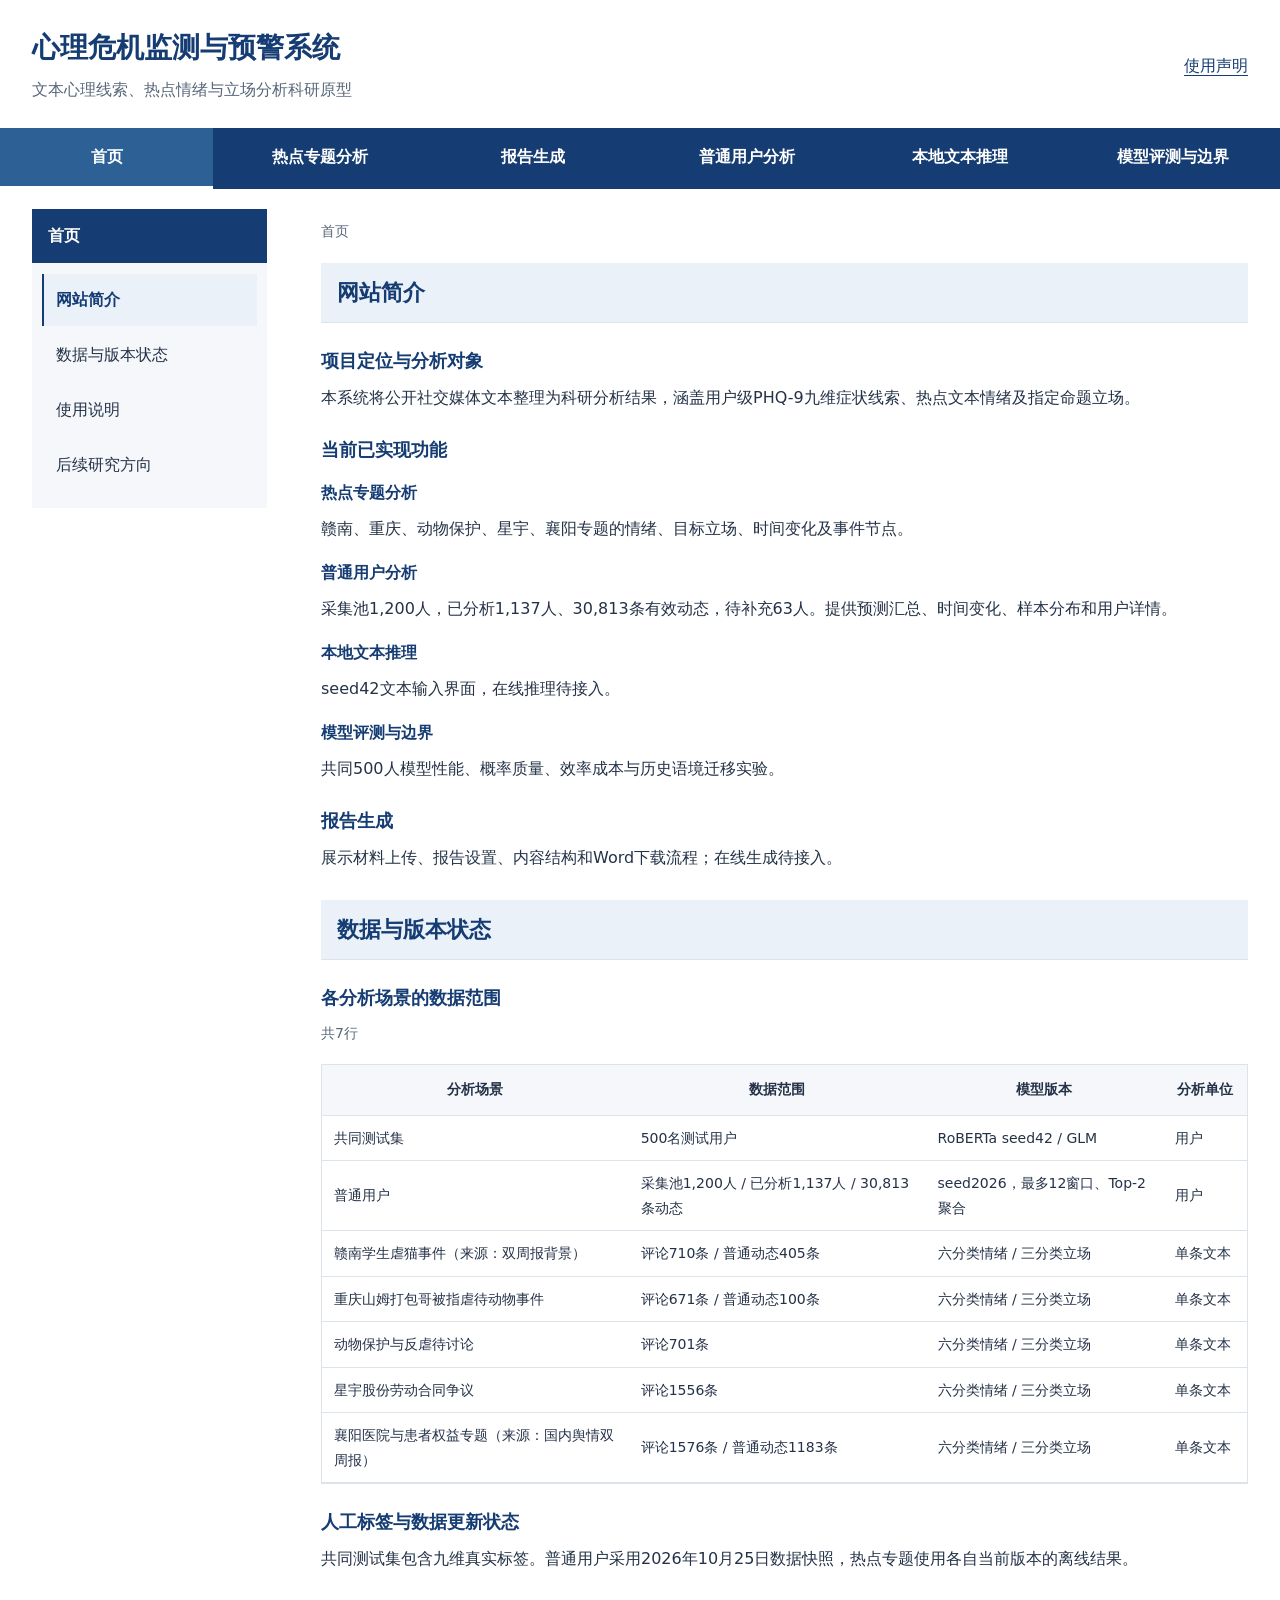
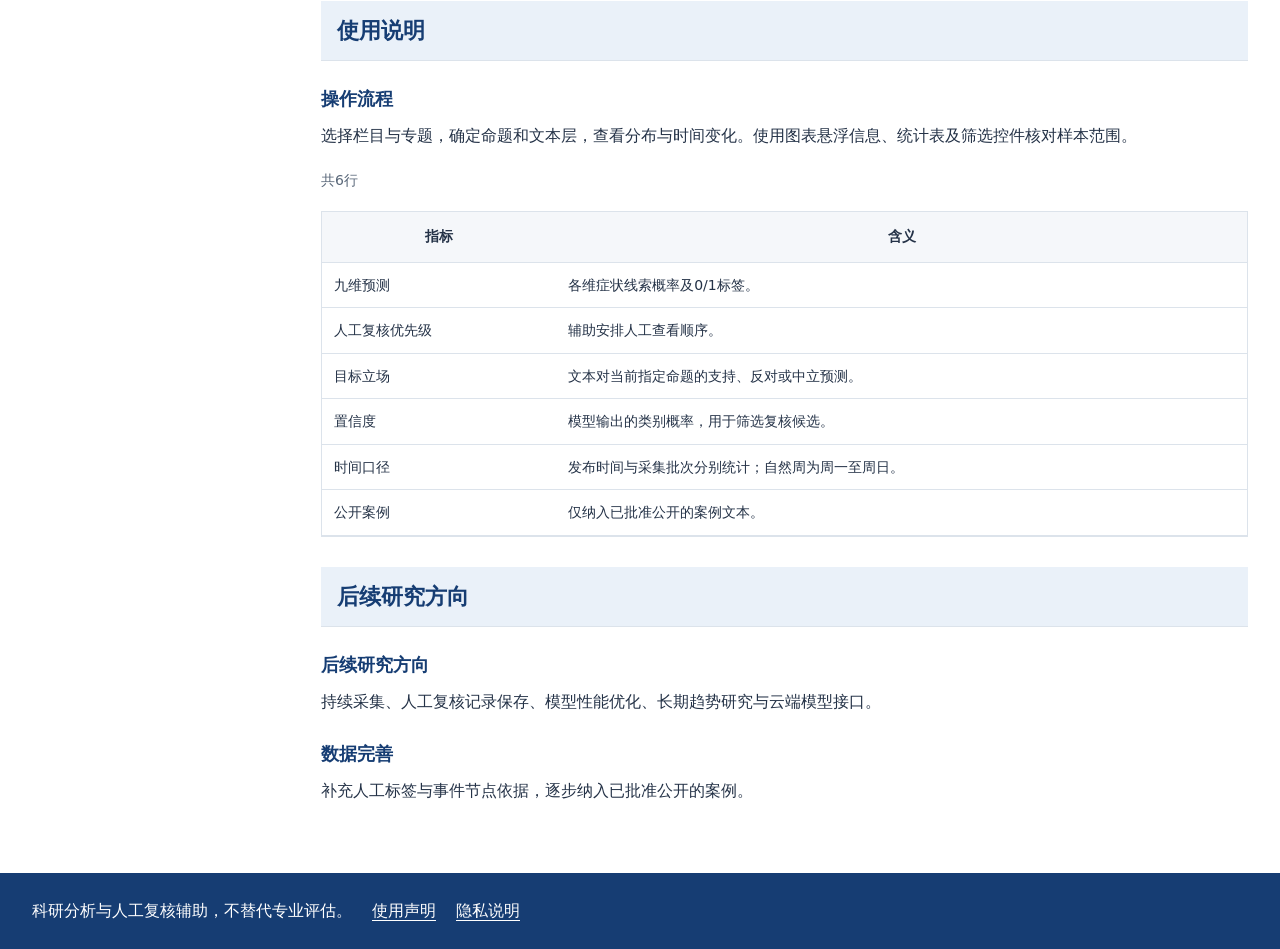
<file: index.html>
<!doctype html>
<html lang="zh-CN">
<head>
  <meta charset="utf-8">
  <meta name="viewport" content="width=device-width,initial-scale=1,viewport-fit=cover">
  <meta name="description" content="文本心理线索、热点情绪与立场分析科研原型">
  <meta name="color-scheme" content="light">
  <meta name="referrer" content="no-referrer">
  <title>心理危机监测与预警系统</title>
  <link rel="icon" href="data:,">
  <link rel="stylesheet" href="./assets/site.css?v=20261026">
  <script defer src="./assets/vendor/plotly.min.js"></script>
  <script defer src="./assets/app.js?v=20261026"></script>
</head>
<body>
  <a class="skip-link" href="#content">跳到正文</a>
  <header class="masthead shell">
    <div><p class="name">心理危机监测与预警系统</p><p class="subtitle">文本心理线索、热点情绪与立场分析科研原型</p></div>
    <a href="?page=notice" data-nav>使用声明</a>
  </header>
  <nav class="main-nav" aria-label="主导航" id="main-nav"></nav>
  <div class="shell body-grid" id="body-grid">
    <aside id="directory" aria-label="本栏目录"></aside>
    <main id="content" tabindex="-1" aria-busy="true"><p role="status">正在加载展示数据……</p></main>
  </div>
  <footer class="portal-footer"><div class="shell">科研分析与人工复核辅助，不替代专业评估。<a href="?page=notice" data-nav>使用声明</a><a href="./privacy.html">隐私说明</a></div></footer>
  <noscript>请启用浏览器的 JavaScript，以使用图表、筛选和栏目导航。</noscript>
</body>
</html>
</file>
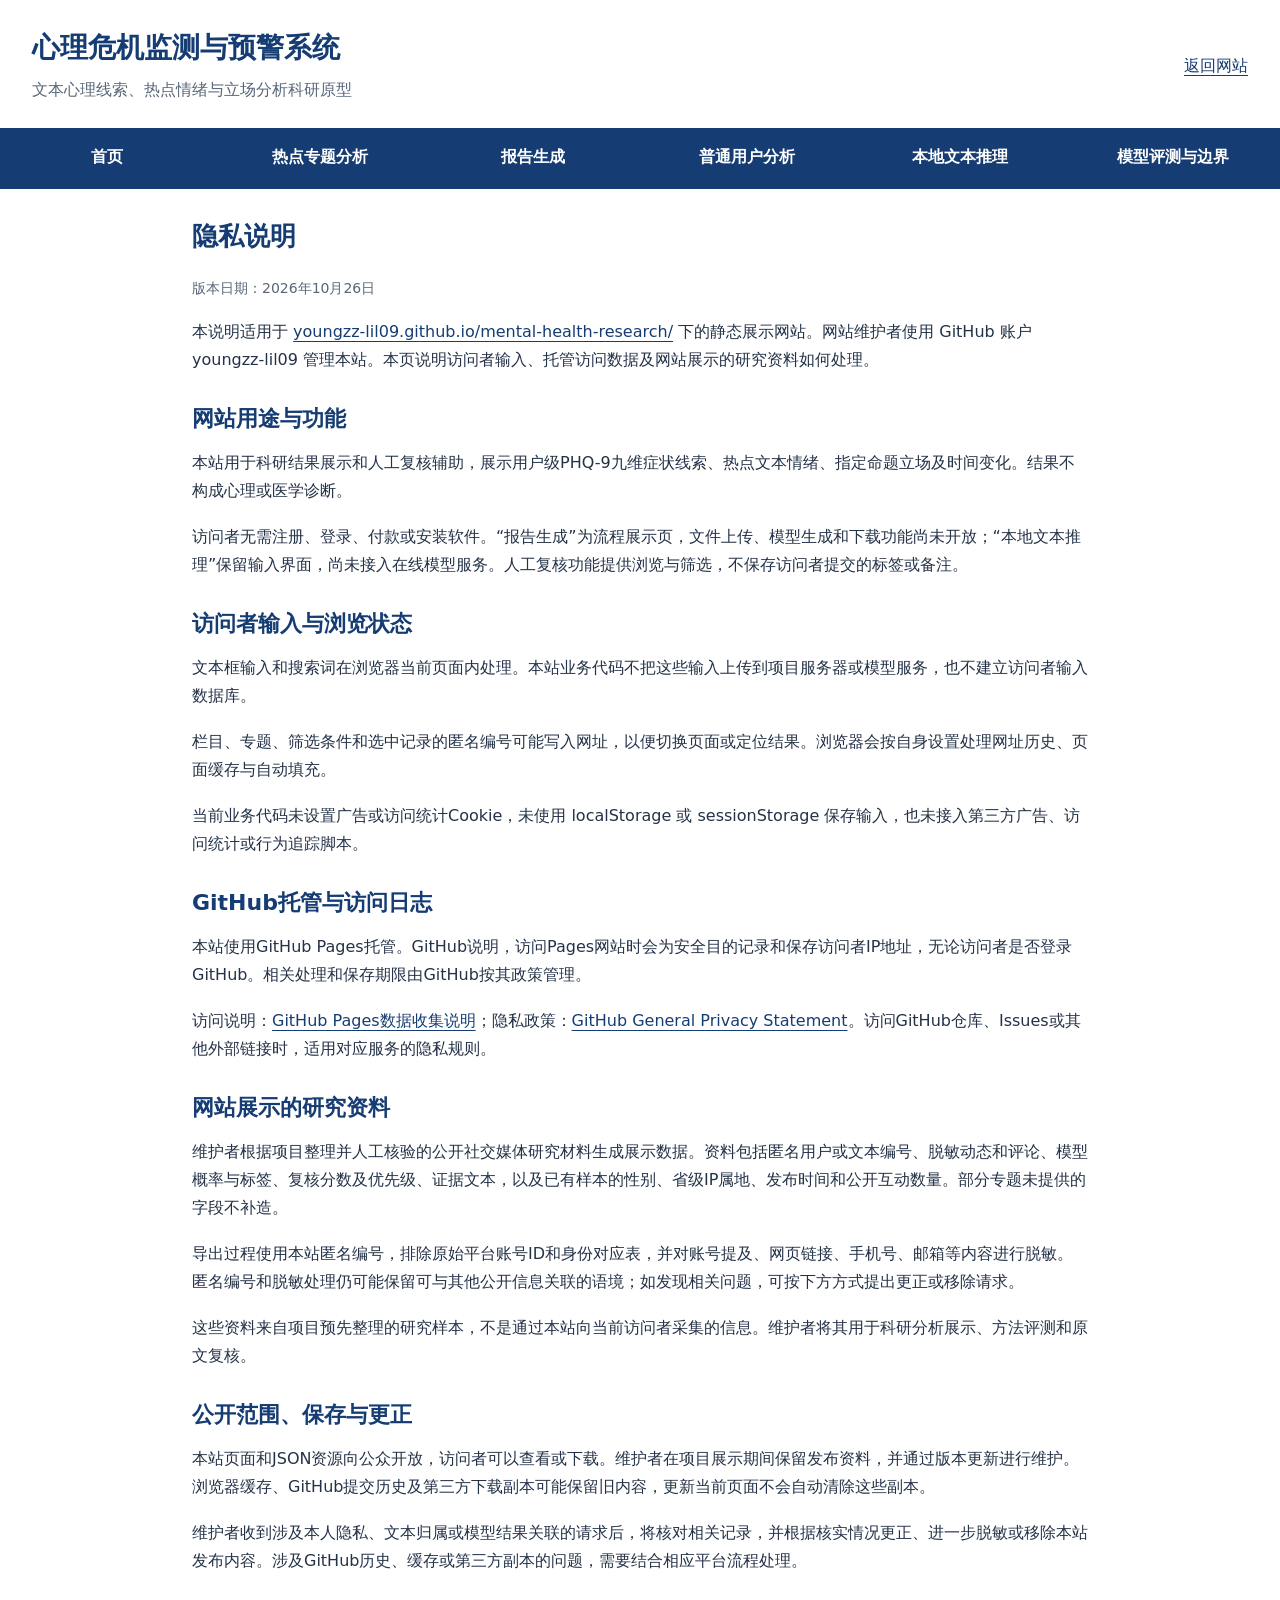
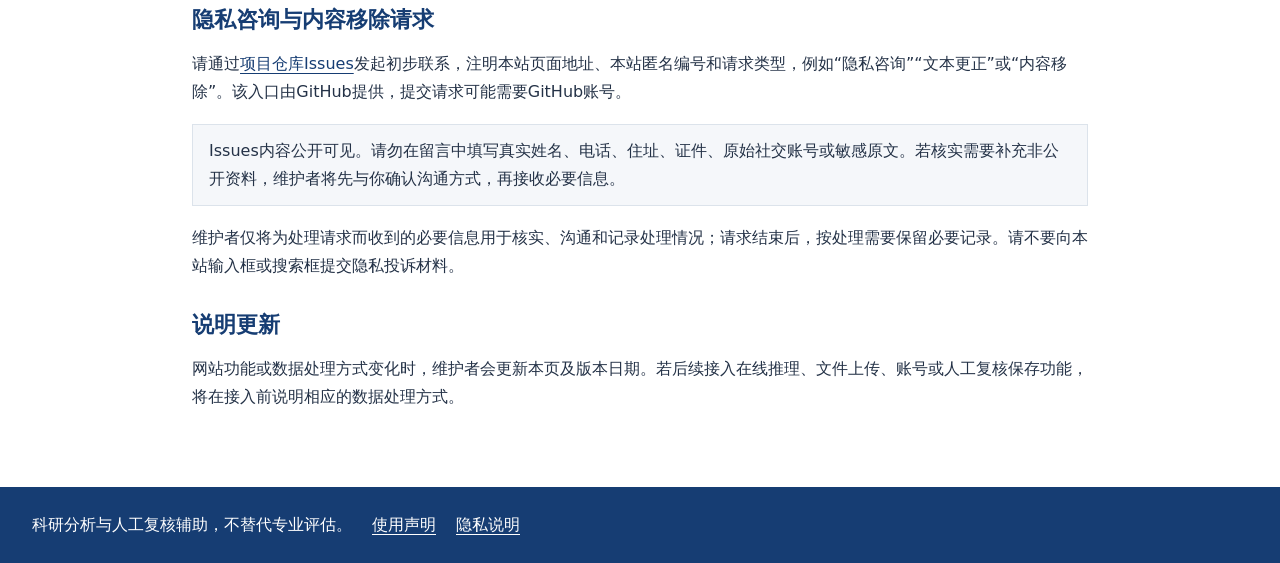
<file: privacy.html>
<!doctype html>
<html lang="zh-CN">
<head>
  <meta charset="utf-8">
  <meta name="viewport" content="width=device-width,initial-scale=1,viewport-fit=cover">
  <meta name="description" content="心理危机监测与预警系统的隐私与数据处理说明">
  <meta name="referrer" content="no-referrer">
  <meta name="color-scheme" content="light">
  <title>隐私说明 · 心理危机监测与预警系统</title>
  <link rel="icon" href="data:,">
  <link rel="stylesheet" href="./assets/site.css?v=20261026">
  <style>
    .privacy-main{flex:1;max-width:960px;padding-block:28px 48px;overflow-wrap:anywhere}
    .privacy-main section{margin-block:28px}.privacy-main h2{margin-top:0}
    .privacy-main li{margin-bottom:8px}.privacy-main .policy-meta{color:var(--muted);font-size:14px}
    .privacy-main .contact-note{padding:12px 16px;background:var(--soft);border:1px solid var(--line)}
    @media(max-width:760px){.privacy-main{padding-block:20px 32px}.privacy-main section{margin-block:24px}}
  </style>
</head>
<body>
  <a class="skip-link" href="#content">跳到正文</a>
  <header class="masthead shell">
    <div><p class="name">心理危机监测与预警系统</p><p class="subtitle">文本心理线索、热点情绪与立场分析科研原型</p></div>
    <a href="./index.html">返回网站</a>
  </header>
  <nav class="main-nav" aria-label="主导航">
    <a href="./index.html?page=home">首页</a>
    <a href="./index.html?page=hotspots">热点专题分析</a>
    <a href="./index.html?page=reports">报告生成</a>
    <a href="./index.html?page=users">普通用户分析</a>
    <a href="./index.html?page=inference">本地文本推理</a>
    <a href="./index.html?page=models">模型评测与边界</a>
  </nav>
  <main class="privacy-main shell" id="content" tabindex="-1">
    <h1>隐私说明</h1>
    <p class="policy-meta">版本日期：2026年10月26日</p>
    <p>本说明适用于 <a href="./index.html">youngzz-lil09.github.io/mental-health-research/</a> 下的静态展示网站。网站维护者使用 GitHub 账户 youngzz-lil09 管理本站。本页说明访问者输入、托管访问数据及网站展示的研究资料如何处理。</p>

    <section aria-labelledby="purpose">
      <h2 id="purpose">网站用途与功能</h2>
      <p>本站用于科研结果展示和人工复核辅助，展示用户级PHQ-9九维症状线索、热点文本情绪、指定命题立场及时间变化。结果不构成心理或医学诊断。</p>
      <p>访问者无需注册、登录、付款或安装软件。“报告生成”为流程展示页，文件上传、模型生成和下载功能尚未开放；“本地文本推理”保留输入界面，尚未接入在线模型服务。人工复核功能提供浏览与筛选，不保存访问者提交的标签或备注。</p>
    </section>

    <section aria-labelledby="visitor-input">
      <h2 id="visitor-input">访问者输入与浏览状态</h2>
      <p>文本框输入和搜索词在浏览器当前页面内处理。本站业务代码不把这些输入上传到项目服务器或模型服务，也不建立访问者输入数据库。</p>
      <p>栏目、专题、筛选条件和选中记录的匿名编号可能写入网址，以便切换页面或定位结果。浏览器会按自身设置处理网址历史、页面缓存与自动填充。</p>
      <p>当前业务代码未设置广告或访问统计Cookie，未使用 localStorage 或 sessionStorage 保存输入，也未接入第三方广告、访问统计或行为追踪脚本。</p>
    </section>

    <section aria-labelledby="hosting">
      <h2 id="hosting">GitHub托管与访问日志</h2>
      <p>本站使用GitHub Pages托管。GitHub说明，访问Pages网站时会为安全目的记录和保存访问者IP地址，无论访问者是否登录GitHub。相关处理和保存期限由GitHub按其政策管理。</p>
      <p>访问说明：<a href="https://docs.github.com/en/pages/getting-started-with-github-pages/what-is-github-pages">GitHub Pages数据收集说明</a>；隐私政策：<a href="https://docs.github.com/en/site-policy/privacy-policies/github-general-privacy-statement">GitHub General Privacy Statement</a>。访问GitHub仓库、Issues或其他外部链接时，适用对应服务的隐私规则。</p>
    </section>

    <section aria-labelledby="research-data">
      <h2 id="research-data">网站展示的研究资料</h2>
      <p>维护者根据项目整理并人工核验的公开社交媒体研究材料生成展示数据。资料包括匿名用户或文本编号、脱敏动态和评论、模型概率与标签、复核分数及优先级、证据文本，以及已有样本的性别、省级IP属地、发布时间和公开互动数量。部分专题未提供的字段不补造。</p>
      <p>导出过程使用本站匿名编号，排除原始平台账号ID和身份对应表，并对账号提及、网页链接、手机号、邮箱等内容进行脱敏。匿名编号和脱敏处理仍可能保留可与其他公开信息关联的语境；如发现相关问题，可按下方方式提出更正或移除请求。</p>
      <p>这些资料来自项目预先整理的研究样本，不是通过本站向当前访问者采集的信息。维护者将其用于科研分析展示、方法评测和原文复核。</p>
    </section>

    <section aria-labelledby="publication">
      <h2 id="publication">公开范围、保存与更正</h2>
      <p>本站页面和JSON资源向公众开放，访问者可以查看或下载。维护者在项目展示期间保留发布资料，并通过版本更新进行维护。浏览器缓存、GitHub提交历史及第三方下载副本可能保留旧内容，更新当前页面不会自动清除这些副本。</p>
      <p>维护者收到涉及本人隐私、文本归属或模型结果关联的请求后，将核对相关记录，并根据核实情况更正、进一步脱敏或移除本站发布内容。涉及GitHub历史、缓存或第三方副本的问题，需要结合相应平台流程处理。</p>
    </section>

    <section aria-labelledby="contact">
      <h2 id="contact">隐私咨询与内容移除请求</h2>
      <p>请通过<a href="https://github.com/youngzz-lil09/mental-health-research/issues">项目仓库Issues</a>发起初步联系，注明本站页面地址、本站匿名编号和请求类型，例如“隐私咨询”“文本更正”或“内容移除”。该入口由GitHub提供，提交请求可能需要GitHub账号。</p>
      <p class="contact-note">Issues内容公开可见。请勿在留言中填写真实姓名、电话、住址、证件、原始社交账号或敏感原文。若核实需要补充非公开资料，维护者将先与你确认沟通方式，再接收必要信息。</p>
      <p>维护者仅将为处理请求而收到的必要信息用于核实、沟通和记录处理情况；请求结束后，按处理需要保留必要记录。请不要向本站输入框或搜索框提交隐私投诉材料。</p>
    </section>

    <section aria-labelledby="updates">
      <h2 id="updates">说明更新</h2>
      <p>网站功能或数据处理方式变化时，维护者会更新本页及版本日期。若后续接入在线推理、文件上传、账号或人工复核保存功能，将在接入前说明相应的数据处理方式。</p>
    </section>
  </main>
  <footer class="portal-footer"><div class="shell">科研分析与人工复核辅助，不替代专业评估。<a href="./index.html?page=notice">使用声明</a><a href="./privacy.html" aria-current="page">隐私说明</a></div></footer>
</body>
</html>
</file>
<file: assets/site.css>
:root{--brand:#163D73;--active:#2D6195;--ink:#243247;--muted:#596779;--line:#DCE3EB;--soft:#F5F7FA;--selected:#EAF1F9;--grid:#E8E8EC;--anchor:16px;color-scheme:light}
*{box-sizing:border-box}html{scroll-behavior:auto;scroll-padding-top:var(--anchor)}body{margin:0;min-height:100dvh;display:flex;flex-direction:column;color:var(--ink);background:#fff;font:16px/1.75 "Microsoft YaHei","PingFang SC",system-ui,sans-serif}button,input,select,textarea{font:inherit;color:inherit}a{color:var(--brand);text-underline-offset:4px}.shell{width:min(1500px,100%);padding-inline:32px;margin-inline:auto}.masthead{display:flex;justify-content:space-between;align-items:center;gap:24px;padding-block:28px 24px}.name{font-size:28px;line-height:1.45;color:var(--brand);font-weight:700;margin:0}.subtitle{color:var(--muted);margin:7px 0 0}.masthead>a{white-space:nowrap}.main-nav{display:grid;grid-template-columns:repeat(6,minmax(0,1fr));background:var(--brand);overflow-x:auto;scrollbar-width:thin;scrollbar-color:#A7BDD5 var(--brand)}.main-nav a{color:#fff;text-align:center;font-weight:650;text-decoration:none;padding:15px 8px;border-bottom:3px solid transparent;white-space:nowrap}.main-nav a:hover,.main-nav a[aria-current=page]{background:var(--active);border-bottom-color:#fff}.body-grid{display:grid;grid-template-columns:minmax(190px,235px) minmax(0,1fr);align-items:start;gap:54px;flex:1;padding-block:20px 40px}.body-grid.no-directory{grid-template-columns:1fr}aside{position:sticky;top:16px;max-height:calc(100dvh - 32px);overflow-y:auto;background:var(--soft)}.directory-title{padding:13px 16px;background:var(--brand);color:#fff;font-weight:650}.directory-links{padding:8px 10px 14px}.directory-links a{display:block;padding:12px;margin:3px 0;border-left:2px solid transparent;text-decoration:none;color:var(--ink)}.directory-links a:hover,.directory-links a[aria-current]{background:var(--selected);color:var(--brand)}.directory-links a[aria-current]{border-left-color:var(--brand);font-weight:650}.mobile-directory{display:none}main{min-width:0;outline:none}.breadcrumb{font-size:14px;color:var(--muted);margin-bottom:20px}h1,h2,h3,h4{color:var(--brand);line-height:1.5;font-weight:650}h1{font-size:26px;margin:0 0 20px}h2{font-size:22px;margin:32px 0 14px}h3{font-size:18px;margin:24px 0 10px}h4{font-size:16px;margin:18px 0 8px}p{margin:10px 0 18px}.section-title{background:var(--selected);padding:13px 16px;border-bottom:1px solid var(--line);margin:40px 0 24px;scroll-margin-top:var(--anchor)}.section-title:first-child{margin-top:0}.home-section{padding-bottom:10px}small,.caption{color:var(--muted);font-size:14px}.caption{margin:10px 0 18px}.metrics{display:grid;grid-template-columns:repeat(var(--count),minmax(0,1fr));gap:18px;margin:20px 0 28px}.metric{border-top:2px solid var(--line);padding:10px 0;min-width:0}.metric strong{display:block;font-size:24px;line-height:1.45;color:var(--brand);font-weight:650;font-variant-numeric:tabular-nums;white-space:pre-line}.metric .label{display:block;font-size:15px;margin-top:5px}.metric small{display:block;font-size:13px;margin-top:4px}.controls{background:#E8EFF7;border:1px solid #CEDCEC;padding:16px;border-radius:4px;margin-bottom:18px}.control-grid{display:grid;grid-template-columns:repeat(3,minmax(0,1fr));gap:15px}.control-grid.two{grid-template-columns:repeat(2,minmax(0,1fr))}.control-grid.four{grid-template-columns:repeat(4,minmax(0,1fr))}.field{display:flex;flex-direction:column;gap:7px;min-width:0}.field.wide{grid-column:1/-1}label{font-size:14px}.field input,.field select,.field textarea{background:#fff;border:1px solid #BAC9DA;border-radius:4px;min-height:42px;width:100%;padding:8px 10px}.field textarea{resize:vertical;min-height:210px}.field input[type=range]{padding:0;accent-color:var(--brand)}.check-field{display:flex;gap:10px;align-items:center}.check-field input{accent-color:var(--brand);width:18px;height:18px}.target{margin:18px 0 24px}.target strong{display:block;margin-bottom:12px}button,.button{background:white;border:1px solid var(--brand);color:var(--brand);padding:8px 16px;border-radius:4px;cursor:pointer;min-height:42px;text-decoration:none;display:inline-block}button:hover{background:var(--selected)}button.primary{background:var(--brand);color:#fff}button.primary:hover{background:#24558A}button:disabled{cursor:not-allowed;opacity:.6}.button-row{display:flex;gap:10px;align-items:center;flex-wrap:wrap;margin:12px 0 18px}.muted-box{padding:12px 16px;background:var(--soft);border:1px solid var(--line);margin:16px 0}.danger{color:#8C3434;font-weight:650}.inference-input{padding:16px;background:var(--selected);border:1px solid #CEDCEC;border-radius:4px}.inference-input label{color:var(--brand);font-weight:650}.chart{min-width:0;width:100%;height:410px;margin:12px 0 24px}.chart.compact{height:350px}.chart.tall{height:490px}.two-col{display:grid;grid-template-columns:2fr 1fr;align-items:start;gap:24px}.map-grid{display:grid;grid-template-columns:minmax(0,7fr) minmax(240px,3fr);gap:22px;align-items:start}.map-canvas{height:470px;width:100%;min-width:0;overflow:hidden}.map-ranking h3{font-size:18px;white-space:nowrap;margin-top:12px}.table-wrap{max-width:100%;overflow:auto;border:1px solid var(--line);margin:12px 0 20px;max-height:460px;scrollbar-width:thin;scrollbar-color:#A7BDD5 #F5F7FA}table{border-collapse:collapse;width:100%;font-size:14px;font-variant-numeric:tabular-nums}th{background:var(--soft);text-align:center;position:sticky;top:0;z-index:1;white-space:nowrap}td,th{border-bottom:1px solid var(--line);padding:10px 12px;vertical-align:middle}td{text-align:left}td.num{text-align:right}td.center{text-align:center}th button{font-size:inherit;color:inherit;font-weight:650;border:none;background:transparent;padding:2px;min-height:30px}tr[aria-selected=true]{background:var(--selected)}tr.selectable{cursor:pointer}tr.selectable:hover{background:var(--selected)}.pagination{display:flex;align-items:center;gap:12px;justify-content:flex-end;margin-bottom:18px;font-size:14px}.long-text{min-width:320px;max-width:650px;white-space:normal;overflow-wrap:anywhere}.empty{padding:16px;background:var(--soft);color:var(--muted);margin:14px 0;border:1px solid var(--line)}details{margin:16px 0;border:1px solid var(--line);border-radius:3px}summary{padding:11px 14px;cursor:pointer;font-weight:600;color:var(--brand)}details>.detail-body{padding:0 16px 14px;min-width:0}.timeline{padding:0;margin:16px 0;list-style:none;border-left:1px solid var(--line)}.timeline li{display:grid;grid-template-columns:140px minmax(0,1fr);gap:18px;padding:12px 0 12px 18px}.timeline time{font-weight:650;color:var(--brand)}.timeline p{margin:4px 0}.portal-footer{background:var(--brand);color:#fff;margin-top:auto;padding:24px 0}.portal-footer a{color:#fff;margin-left:20px}.error{background:#FFF5F3;color:#8C3434;border:1px solid #E4C1BD;padding:16px}.skip-link{position:absolute;left:16px;top:8px;transform:translateY(-200%);z-index:100;background:#fff;padding:10px 16px;border:2px solid var(--brand)}.skip-link:focus{transform:none}:focus-visible{outline:3px solid #24558A;outline-offset:3px}::selection{background:#D5E5F8;color:var(--brand)}.sr-only{position:absolute;width:1px;height:1px;margin:-1px;overflow:hidden;clip-path:inset(50%);white-space:nowrap}.error button{margin-top:12px}.dim-options{display:flex;flex-wrap:wrap;gap:14px;margin:14px 0}.dim-options label{display:flex;gap:5px;align-items:center}.dim-options input{accent-color:var(--brand)}
@media(max-width:1050px){.body-grid{gap:28px;grid-template-columns:190px minmax(0,1fr)}.metrics{gap:12px}.metric strong{font-size:21px}.map-grid{grid-template-columns:1fr}.map-ranking{display:grid;grid-template-columns:2fr 1fr;gap:18px}.control-grid.four{grid-template-columns:repeat(2,minmax(0,1fr))}}
@media(max-width:760px){.shell{padding-inline:16px}.masthead{align-items:flex-start;padding-block:22px 20px;gap:14px}.name{font-size:21px}.subtitle{font-size:14px}.masthead>a{font-size:14px}.main-nav{grid-template-columns:repeat(6,minmax(116px,1fr))}.body-grid{grid-template-columns:1fr;gap:22px;padding-block:14px 28px}.desktop-directory{display:none}.mobile-directory{display:block;margin:0;border:none}.mobile-directory summary{background:var(--brand);color:#fff}.mobile-directory .directory-links{background:var(--soft)}aside{z-index:20;background:#fff;max-height:calc(100dvh - 32px)}.control-grid,.control-grid.two,.control-grid.four{grid-template-columns:1fr}.metrics{grid-template-columns:repeat(auto-fit,minmax(135px,1fr))}.metric strong{font-size:22px}.two-col,.map-ranking{grid-template-columns:1fr}.map-canvas{height:390px}.timeline li{grid-template-columns:1fr;gap:4px}.chart{height:390px}.chart.tall{height:430px}.breadcrumb{font-size:13px}h1{font-size:23px}h2{font-size:20px}.portal-footer{font-size:14px}.portal-footer a{display:inline-block;margin-left:12px}.long-text{min-width:260px}}
@media(prefers-reduced-motion:reduce){*{scroll-behavior:auto!important;transition:none!important}}
.svg-map{position:relative;background:#fff;touch-action:pan-y}.svg-map svg{display:block;width:100%;height:100%;overflow:hidden;user-select:none}.svg-map svg:active{cursor:grabbing}.svg-map path[role=button]{cursor:pointer}.svg-map path[role=button]:hover{fill-opacity:.8}.svg-map path:focus-visible{outline:none;filter:brightness(.85)}.map-tooltip{position:absolute;z-index:2;pointer-events:none;background:#F5F7FA;color:#243247;border:1px solid #DCE3EB;border-radius:3px;padding:7px 10px;font-size:13px;white-space:nowrap}.map-legend{display:flex;align-items:center;justify-content:center;gap:12px;font-size:13px;color:#596779}.map-ramp{height:12px;width:55%;background:linear-gradient(90deg,#EDF1F5,#ACD8FC,#5EB1EF,#0D74CE,#113264);border:1px solid #DCE3EB}
.svg-map path:focus-visible{filter:none;fill-opacity:.7}
.range-pair{display:grid;grid-template-columns:repeat(2,minmax(0,1fr));gap:12px}
.record-list{margin-top:18px;min-width:0}.record-detail:empty{display:none}.record-detail{margin-top:28px;border-top:1px solid var(--line);padding-top:8px;min-width:0}
.record-list td:not(.long-text){white-space:nowrap}.cell-preview{display:-webkit-box;-webkit-line-clamp:2;-webkit-box-orient:vertical;overflow:hidden;line-height:1.65}
.record-list .long-text{width:480px;min-width:420px;max-width:650px}.record-detail .long-text{min-width:300px}
.full-record-text{white-space:pre-wrap;overflow-wrap:anywhere;line-height:1.8}
.record-list .table-wrap{max-height:490px}.record-detail .table-wrap{margin-bottom:20px}
.table-wrap th{height:44px}.table-wrap td.num{white-space:nowrap}.table-wrap tr.selectable:focus-visible{outline:2px solid var(--active);outline-offset:-2px}
@media(max-width:760px){.record-list .long-text{min-width:300px}.range-pair{gap:10px}.record-detail .metrics{grid-template-columns:repeat(2,minmax(0,1fr))}}
.report-layout{display:grid;grid-template-columns:minmax(0,2fr) minmax(240px,1fr);gap:40px;align-items:start}
.report-form{margin:0;padding:18px;border:1px solid var(--line);background:var(--soft);min-width:0}
.report-form input:disabled,.report-form textarea:disabled{color:var(--ink);opacity:1;background:#F8FAFC;cursor:not-allowed}
.report-form textarea::placeholder{color:var(--muted);opacity:1}
.report-outline{border-top:1px solid var(--line)}
.report-outline ol{padding-left:24px}.report-outline li{padding:8px 0}.report-outline li p{margin:4px 0 10px;color:var(--muted)}
@media(max-width:760px){.report-layout{grid-template-columns:1fr;gap:24px}.report-form{padding:14px}}
</file>
